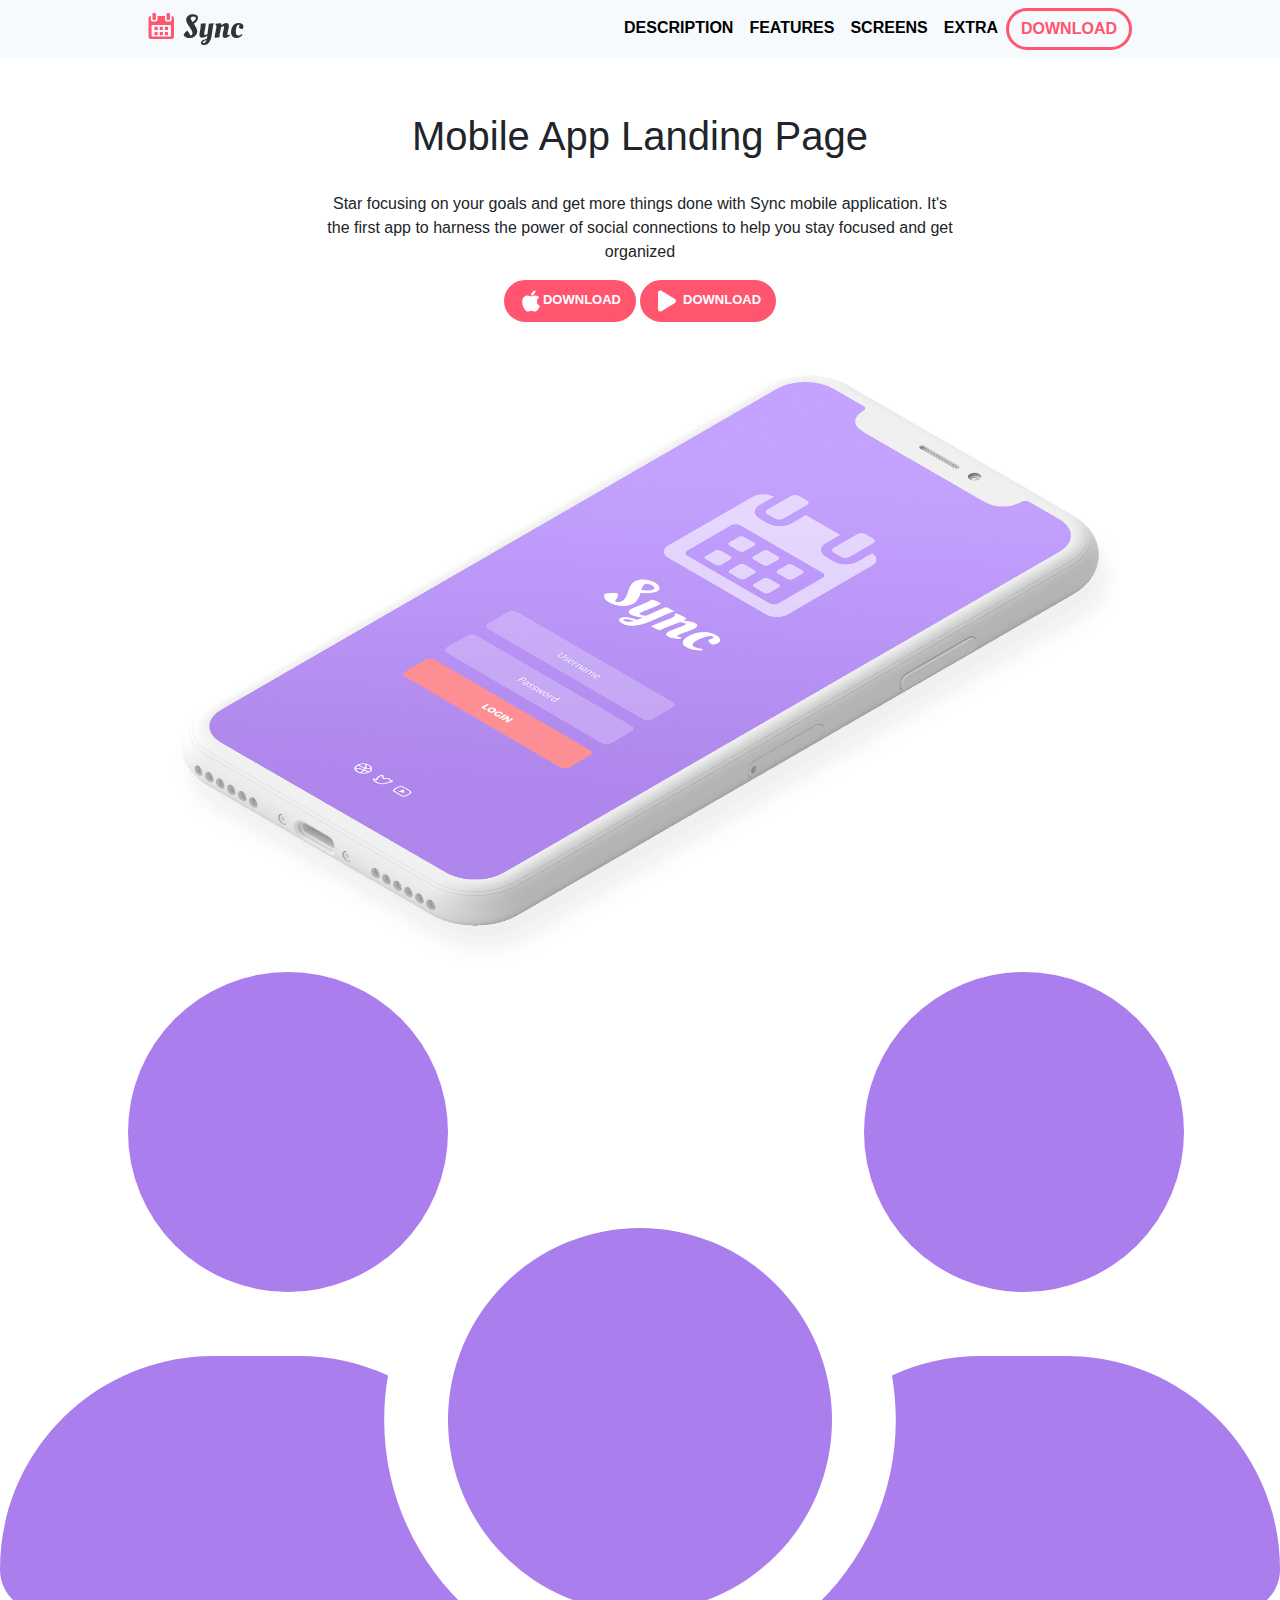
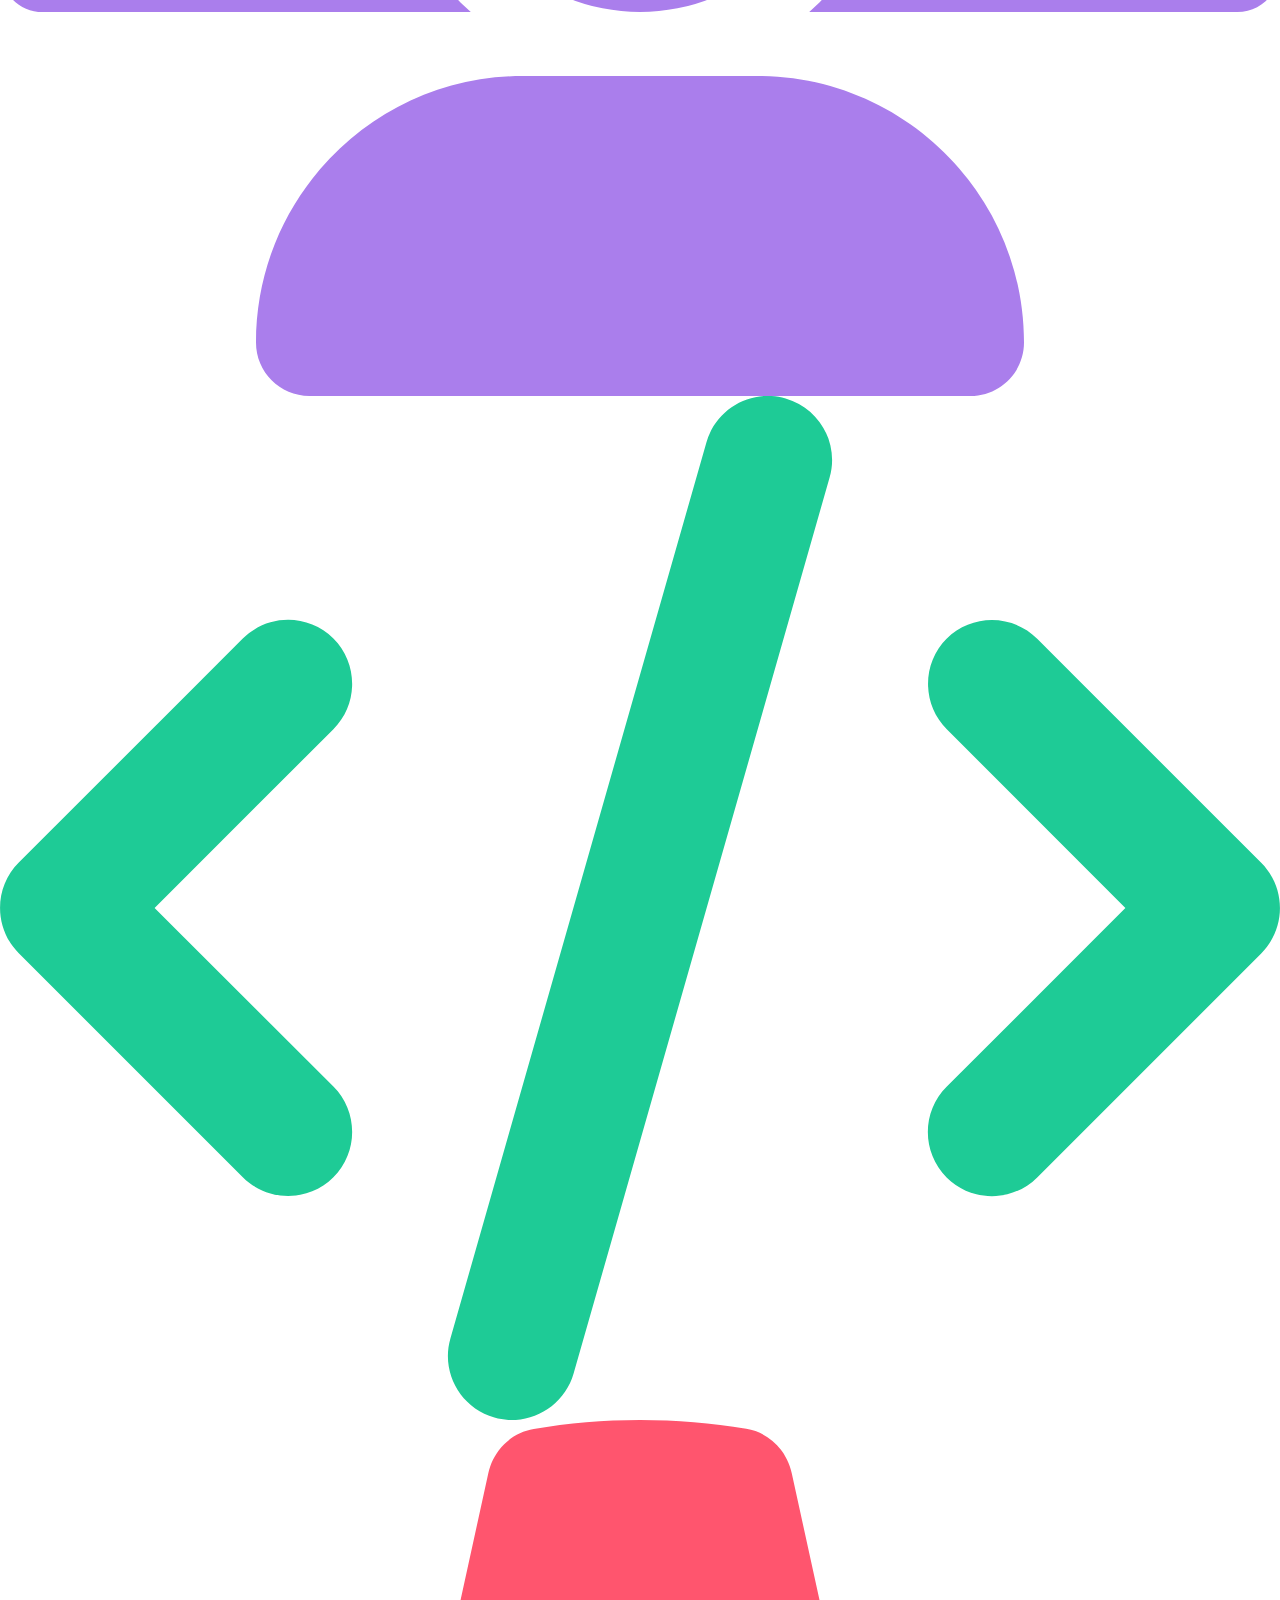
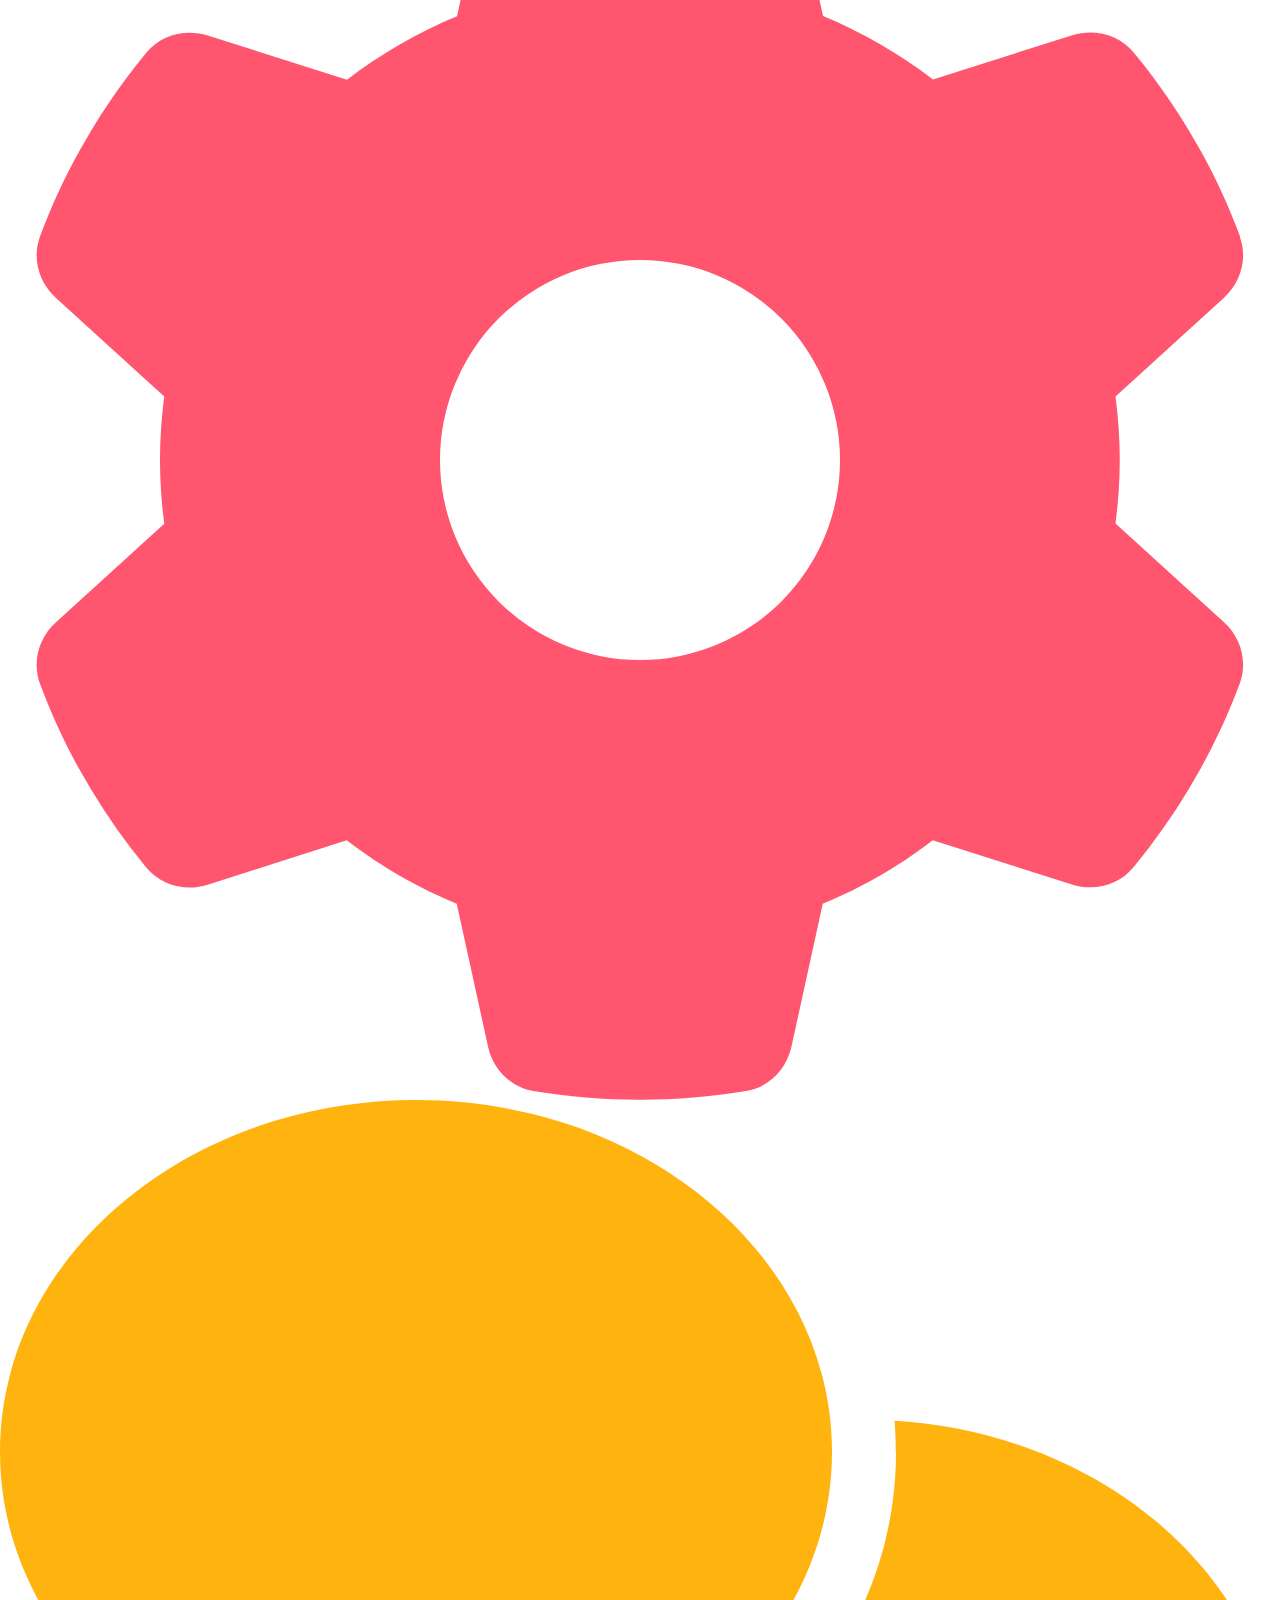
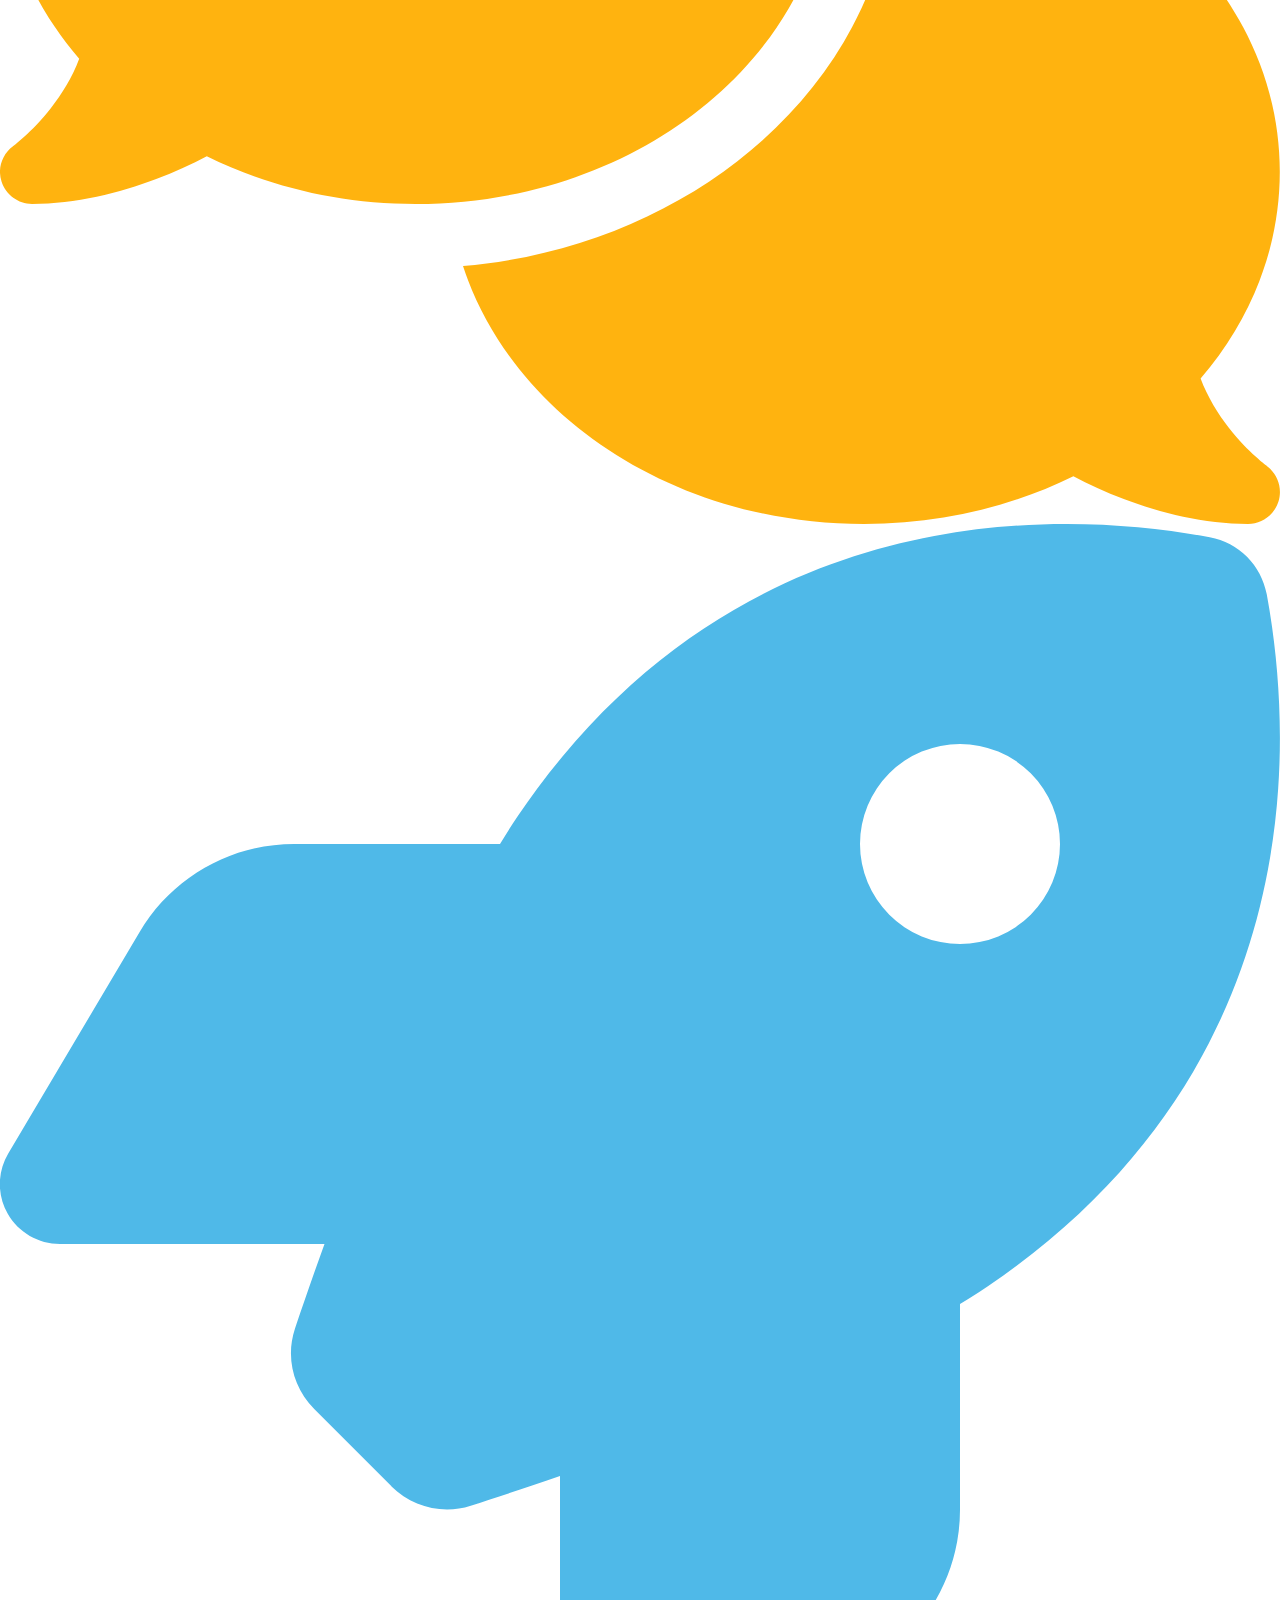
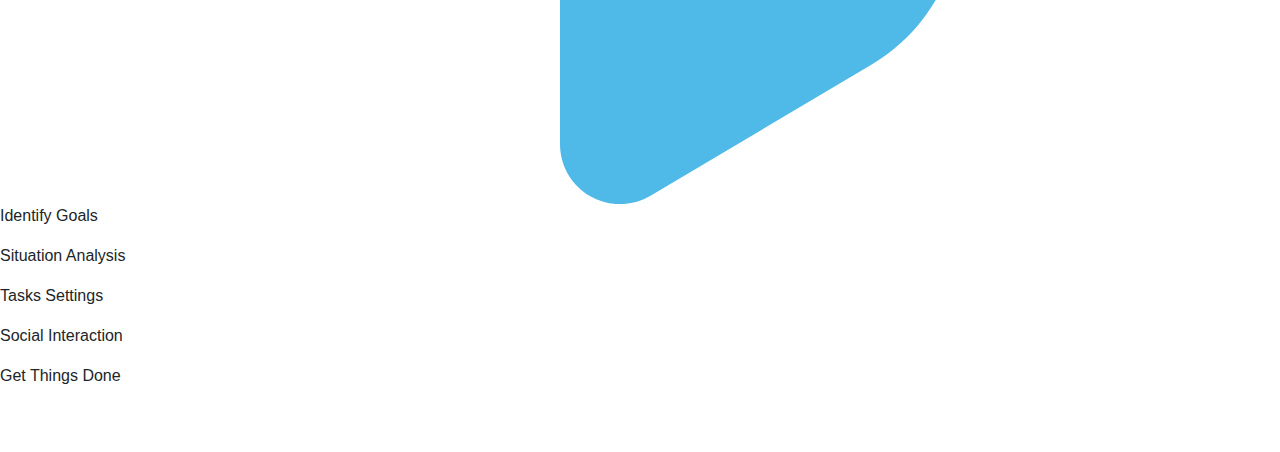
<file: Index.html>
<!DOCTYPE html>
<html lang="en">
<head>
    <meta charset="UTF-8">
    <meta http-equiv="X-UA-Compatible" content="IE=edge">
    <meta name="viewport" content="width=device-width, initial-scale=1.0">
    <link rel="stylesheet" type="text/css" href="Style.css">
    <title>Sync mobile aplication</title> 
    <!-- Archivos CSS de Bootstrap -->
    <link rel="stylesheet" href="https://stackpath.bootstrapcdn.com/bootstrap/4.5.0/css/bootstrap.min.css">
    <!-- Archivos JavaScript de Bootstrap (jQuery y Popper.js) -->
    <script src="https://code.jquery.com/jquery-3.5.1.slim.min.js"></script>
    <script src="https://cdn.jsdelivr.net/npm/@popperjs/core@2.5.3/dist/umd/popper.min.js"></script>
    <script src="https://stackpath.bootstrapcdn.com/bootstrap/4.5.0/js/bootstrap.min.js"></script>

</head>
<body>

    <nav id="NAVBAR" class="navbar navbar-expand fixed-top">

        <div id="CONTAINER-LOGO">
            <img id="LOGO" src="/images/logo.svg" alt="logo"/>       
        </div>

        <div id="BTN" class="container-fluid d-flex justify-content-end">
            <ul class="navbar-nav">
                <li id="PAGS-NAV" class="nav-item">
                    <a class="nav-link" href="#">DESCRIPTION</a>
                </li>
                <li id="PAGS-NAV" class="nav-item">
                    <a class="nav-link" href="#">FEATURES</a>
                </li>
                <li id="PAGS-NAV" class="nav-item">
                    <a class="nav-link" href="#">SCREENS</a>
                </li>
                <li id="PAGS-NAV" class="nav-item">
                    <a class="nav-link" href="#">EXTRA</a>
                </li>
                <li>
                    <a id="DOWNLOAD-BTN" class="btn btn-primary rounded-pill" href="https://factoriaf5.org/">DOWNLOAD</a>
                </li>
            </ul>
                    
        </div>
    </nav>

    <header id="PAGE-HEADER">
        <div>
            <h1>Mobile App Landing Page </h1> <br>
            <p id="HEADER-CONTENT">Star focusing on your goals and get more things done with Sync  mobile application. It's<br> the first app to harness the power of social connections to help you stay focused and get<br> organized </p>
        </div>   
    </header>

    <section id="DESCRIPTION">

        <div style="text-align: center;">
            <a id="DOWNLOAD-IOS-ANDROID" class="btn btn-primary rounded-pill" href="https://factoriaf5.org/"><img id="IOS-ANDRODID-ICON" src="/images/apple.svg">DOWNLOAD</a>
            <a id="DOWNLOAD-IOS-ANDROID" class="btn btn-primary rounded-pill" href="https://factoriaf5.org/"><img id="IOS-ANDRODID-ICON" src="images/play-solid.svg"> DOWNLOAD</a>     
        </div>

        <div class="container-fluid d-flex justify-content-center ">
            <img id="IPHONE-IMG" class="mt-5" src="/images/header-iphone.png">
        </div>

        <div class="DESCRIPTION-ICONS">
            <img src="/images/users-solid.svg" id="USERS-ICON">
            <img src="/images/code-solid.svg" id="CODE-ICON">
            <img src="/images/gear-solid.svg" id="GEAR-ICON">
            <img src="/images/comments-solid.svg" id="COMMENTS-ICON">
            <img src="/images/rocket-solid.svg" id="ROCKET-ICON">
      </div>

      <div class="titulo-icono">
        <p>Identify Goals</p>
        <p>Situation Analysis</p>
        <p>Tasks Settings</p>
        <p>Social Interaction</p>
        <p>Get Things Done</p>
      </div>
      <br>
    </br>
  </section>
  
  
 <section>

    </section>


    <section id="FEATURES">
    </section>
    <section id="SCREENS">
    </section>
    <section id="EXTRA">
    </section>
    
      
    
</body>
</html>
</file>
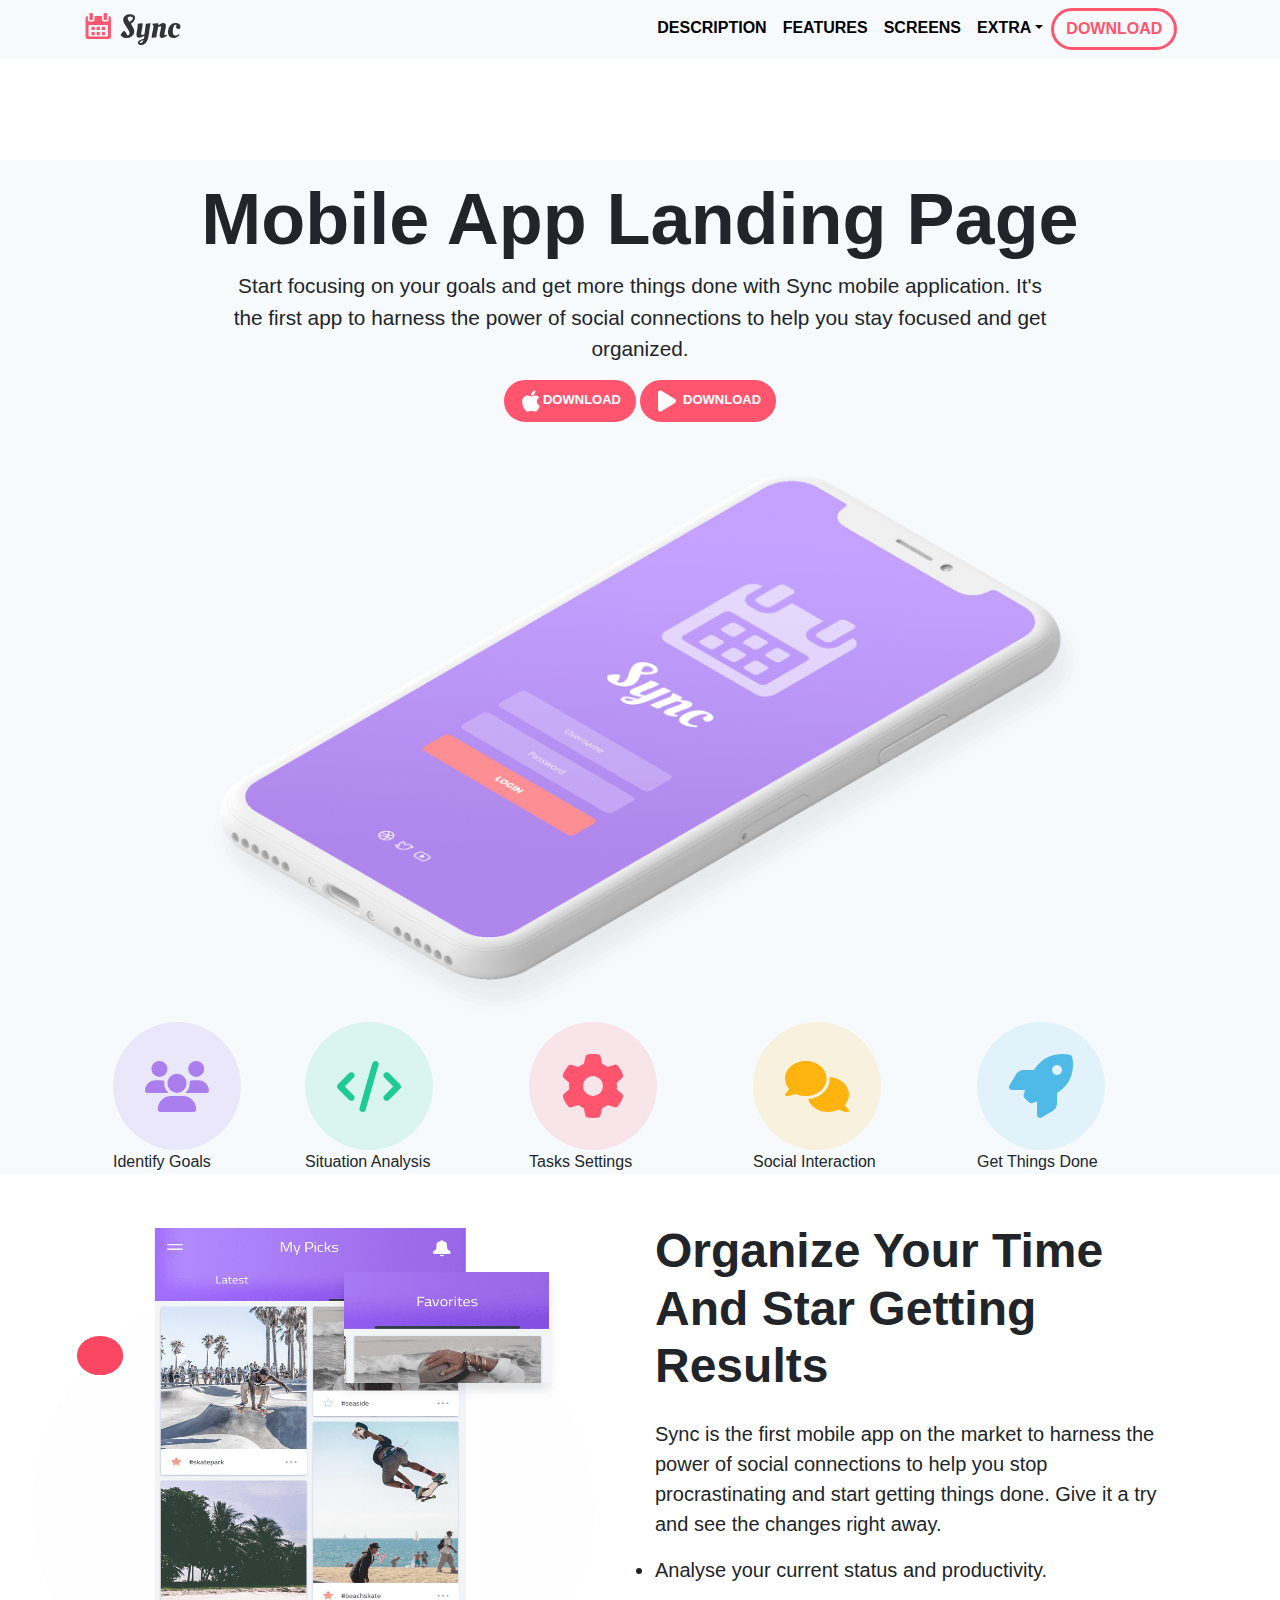
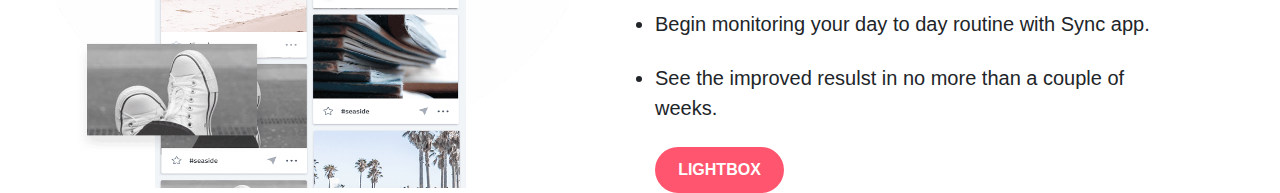
<file: index.html>
<!DOCTYPE html>
<html lang="en">
<head>
    
    <meta charset="UTF-8">
    <meta http-equiv="X-UA-Compatible" content="IE=edge">
    <meta name="viewport" content="width=device-width, initial-scale=1.0">
    <link rel="stylesheet" type="text/css" href="style.css">
    <title>Sync mobile aplication</title> 
    <!-- Archivos CSS de Bootstrap -->
    <link rel="stylesheet" href="https://stackpath.bootstrapcdn.com/bootstrap/4.5.2/css/bootstrap.min.css">
</head>

<body>

  <section class="HOME">

  <nav id="NAVBAR" class="navbar navbar-expand-lg fixed-top">
    <div class="container">  
      <div id="CONTAINER-LOGO">
        <img id="LOGO" src="images/logo.svg" alt="logo"/>       
      </div>
  
    <div id="BTN" class="container-fluid d-flex justify-content-end">
      <div class="navbar-collapse">
        <ul class="navbar-nav mr-auto">

          <li class="nav-item">
            <a class="nav-link" href="#">DESCRIPTION</a>
          </li>
          <li class="nav-item">

            <a class="nav-link" href="#">FEATURES</a>
          </li>

          <li class="nav-item">
            <a class="nav-link" href="#">SCREENS</a>
          </li>

          <li class="nav-item dropdown">
            <a class="nav-link dropdown-toggle" href="#" role="button" data-toggle="dropdown" aria-haspopup="true" aria-expanded="false">EXTRA</a>
              <div class="dropdown-menu" aria-labelledby="extraDropdown">
                <a class="dropdown-item" href="#">ARTICLE DETAILS</a>
                <a class="dropdown-item" href="#">TERM CONDITIONS</a>
                <a class="dropdown-item" href="#">PRIVACY POLICY</a>
              </div>
          </li>

          <li>  
            <a id="DOWNLOAD-BTN" class="btn btn-primary rounded-pill" href="https://factoriaf5.org/">DOWNLOAD</a>
          </li>
        
        </ul>
       </div>
      </div>
    </div>
  
  </nav>  

  <header id="PAGE-HEADER" class="pt-3">
    <div class="container row align-items-center">  
      <div class="row">
          <h1 class="font-weight-bold font-s display-3 mx-auto text-center">Mobile App Landing Page</h1>
          <br>
          <p class="HEADER-CONTENT mx-auto text-center">Start focusing on your goals and get more things done with Sync mobile application. It's<br> the first app to harness the power of social connections to help you stay focused and get<br> organized.</p>
          <br>
        </div>
        </div>
  </header>
  
  
<div style="text-align: center;">
  <a id="DOWNLOAD-IOS-ANDROID" class="btn btn-primary rounded-pill" href="https://factoriaf5.org/"><img id="IOS-ANDRODID-ICON" src="images/apple.svg">DOWNLOAD</a>
  <a id="DOWNLOAD-IOS-ANDROID" class="btn btn-primary rounded-pill" href="https://factoriaf5.org/"><img id="IOS-ANDRODID-ICON" src="images/play-solid.svg"> DOWNLOAD</a>     
</div>

<div class="container-fluid d-flex justify-content-center ">
  <img id="IPHONE-IMG" class="mt-5" src="images/header-iphone.png">
</div>

<div class="DESCRIPTION-ICONS container-fluid d-flex row flex-wrap justify-content-center">
  
  <div class= "image-button mx-3">
    <a id="USERS-ICON" href="#" class="rounded-button bg-usersicon">
      <img src="images/users-solid.svg"  alt="Users Icon">
    </a>
      <span class="image-text">Identify Goals</span>
  </div>
            
  <div class="image-button mx-5">
    <a id="CODE-ICON" href="#" class="rounded-button bg-ebe7fa">
      <img src="images/code-solid.svg" alt="Code Icon">
    </a>
      <span class="image-text">Situation Analysis</span>
  </div>
            
  <div class="image-button mx-5">
    <a id="GEAR-ICON" href="#" class="rounded-button">
      <img src="images/gear-solid.svg"  alt="Gear Icon">
    </a>
      <span class="image-text">Tasks Settings</span>
  </div>
            
  <div class="image-button mx-5">
    <a id="COMMENTS-ICON"  href="#" class="rounded-button">
      <img src="images/comments-solid.svg" alt="Comments Icon">
    </a>
      <span class="image-text">Social Interaction</span>
  </div>
            
  <div class="image-button mx-5">
    <a id="ROCKET-ICON" href="#" class="rounded-button">
      <img src="images/rocket-solid.svg" alt="Rocket Icon">
    </a>
      <span class="image-text">Get Things Done</span>
  </div>
</div>


</section>
       
<section class="DESCRIPTION pt-5">
  <div class="row">
    <div class="col-md-6 d-flex justify-content-center align-items-center">
      <img id="DESCRIPTION-PIC" src="images/description-1-app.png" alt="description app" class="img-fluid">
    </div>

<div class="col-md-5 justify-content-around">

  <h2 id="DESCRIPTION-TITLE">Organize Your Time And Star Getting Results</h2>
      
    <div class="DESCRIPTION-SUMMARY text-justify text-md-left mt-4">
      <p>Sync is the first mobile app on the market to harness the power of social connections to help you stop procrastinating and start getting things done. Give it a try and see the changes right away.</p>  
      <lo>  
      <li class="mb-4">
        Analyse your current status and productivity.
      </li>
      <li class="mb-4">
        Begin monitoring your day to day routine with Sync app.
      </li>  
      <li class="mb-4">
        See the improved resulst in no more than a couple of weeks.
      </li>
      </lo>
        <a id="LIGHTBOX" class="btn btn-primary rounded-pill justify-content-around btn-lg w-25" href="https://factoriaf5.org/">LIGHTBOX</a> 
    </div>  
    </div>
    </div>

<div class="row">  
</div>  
  

</section>
<section id="FEATURES">
</section>
<section id="SCREENS">
</section>
<section id="EXTRA">
</section>
    
<!-- Archivos Bootstrap -->      
<script src="https://code.jquery.com/jquery-3.6.0.min.js"></script>
<script src="https://stackpath.bootstrapcdn.com/bootstrap/4.5.2/js/bootstrap.min.js"></script>
      
</body>
</html>
</file>
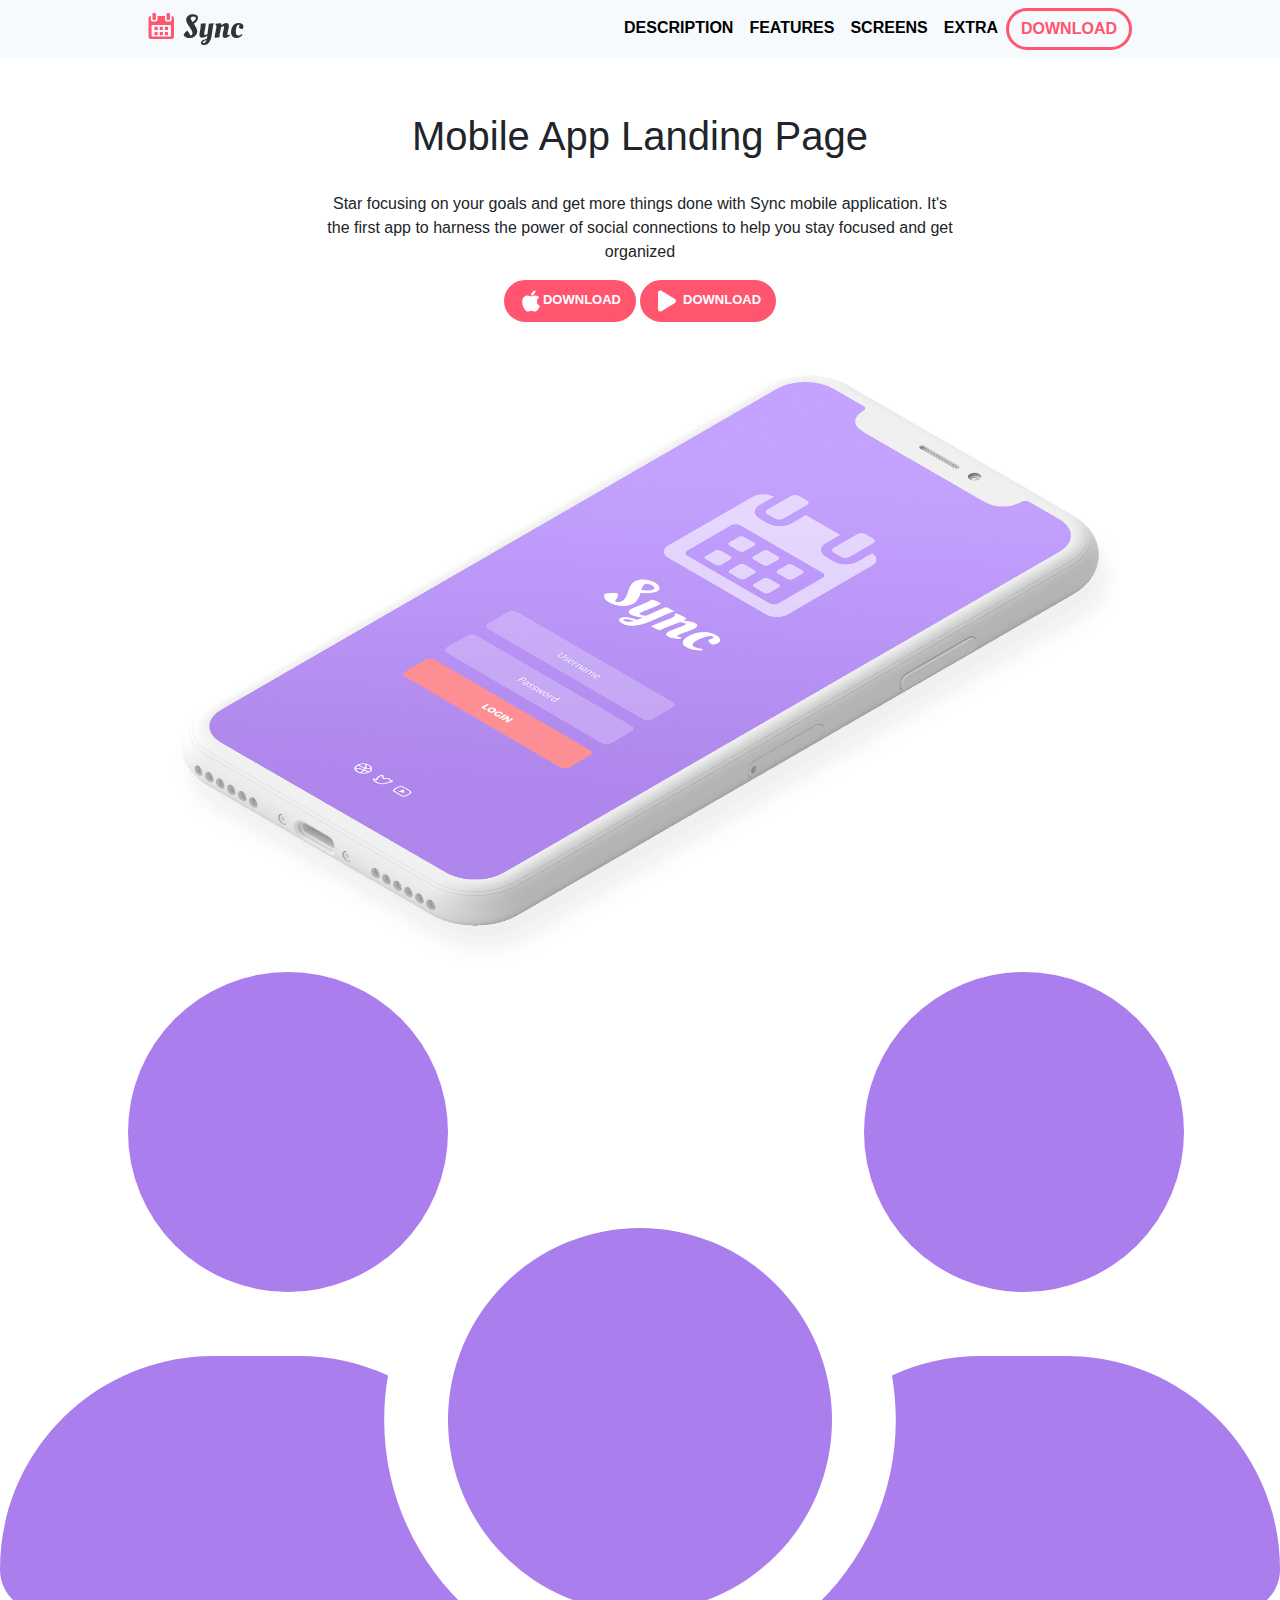
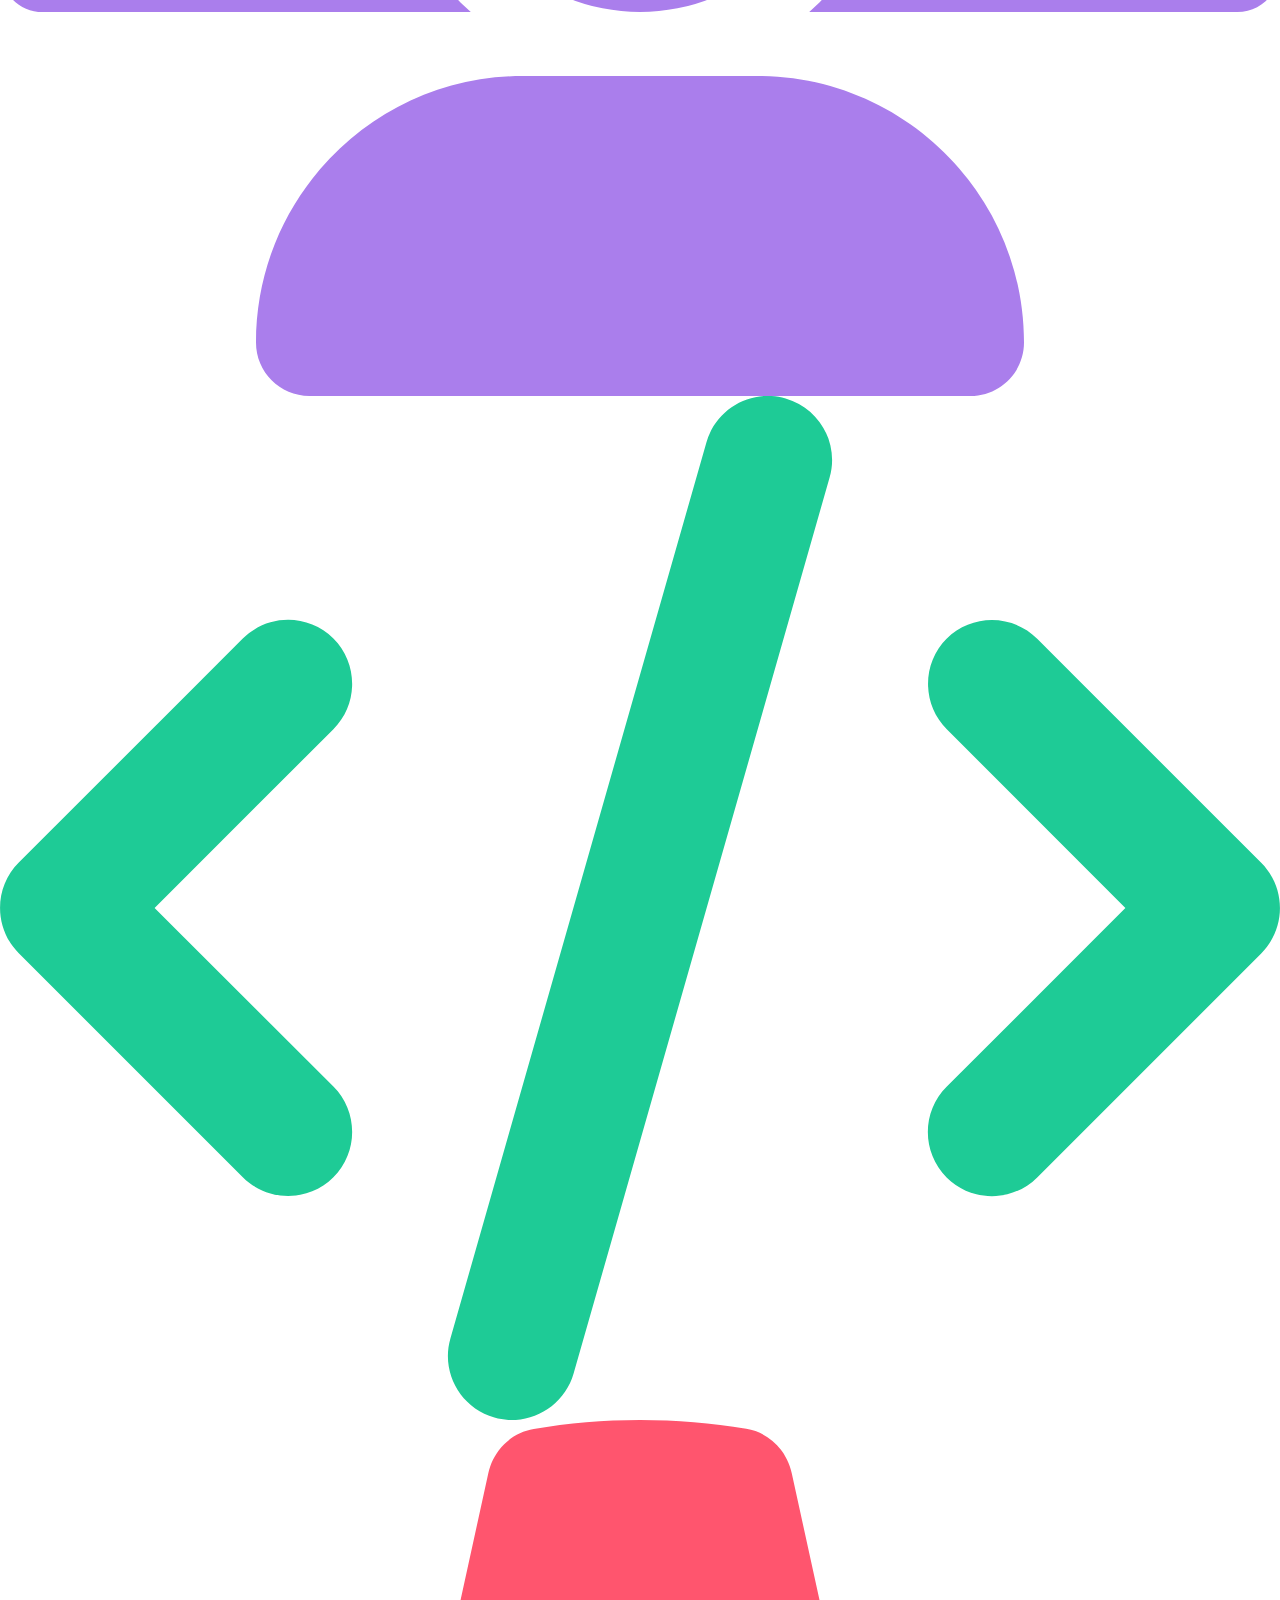
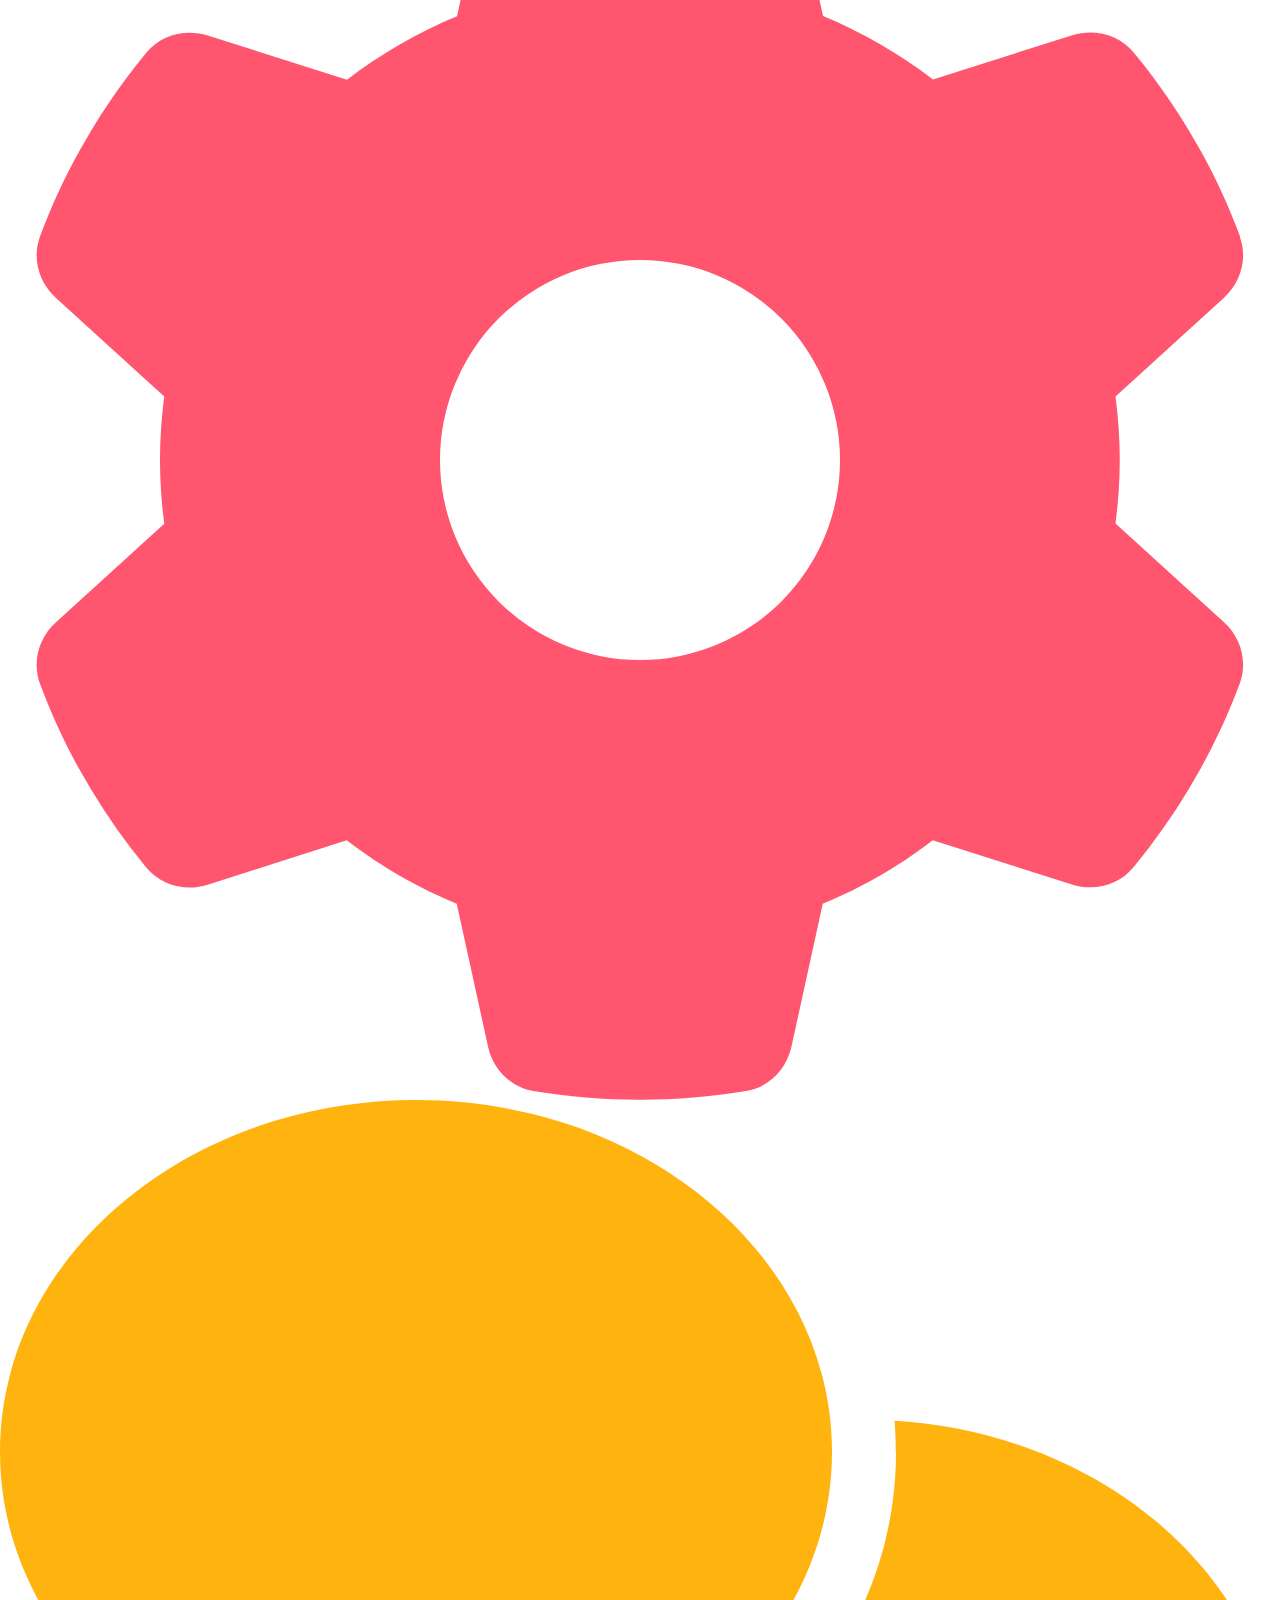
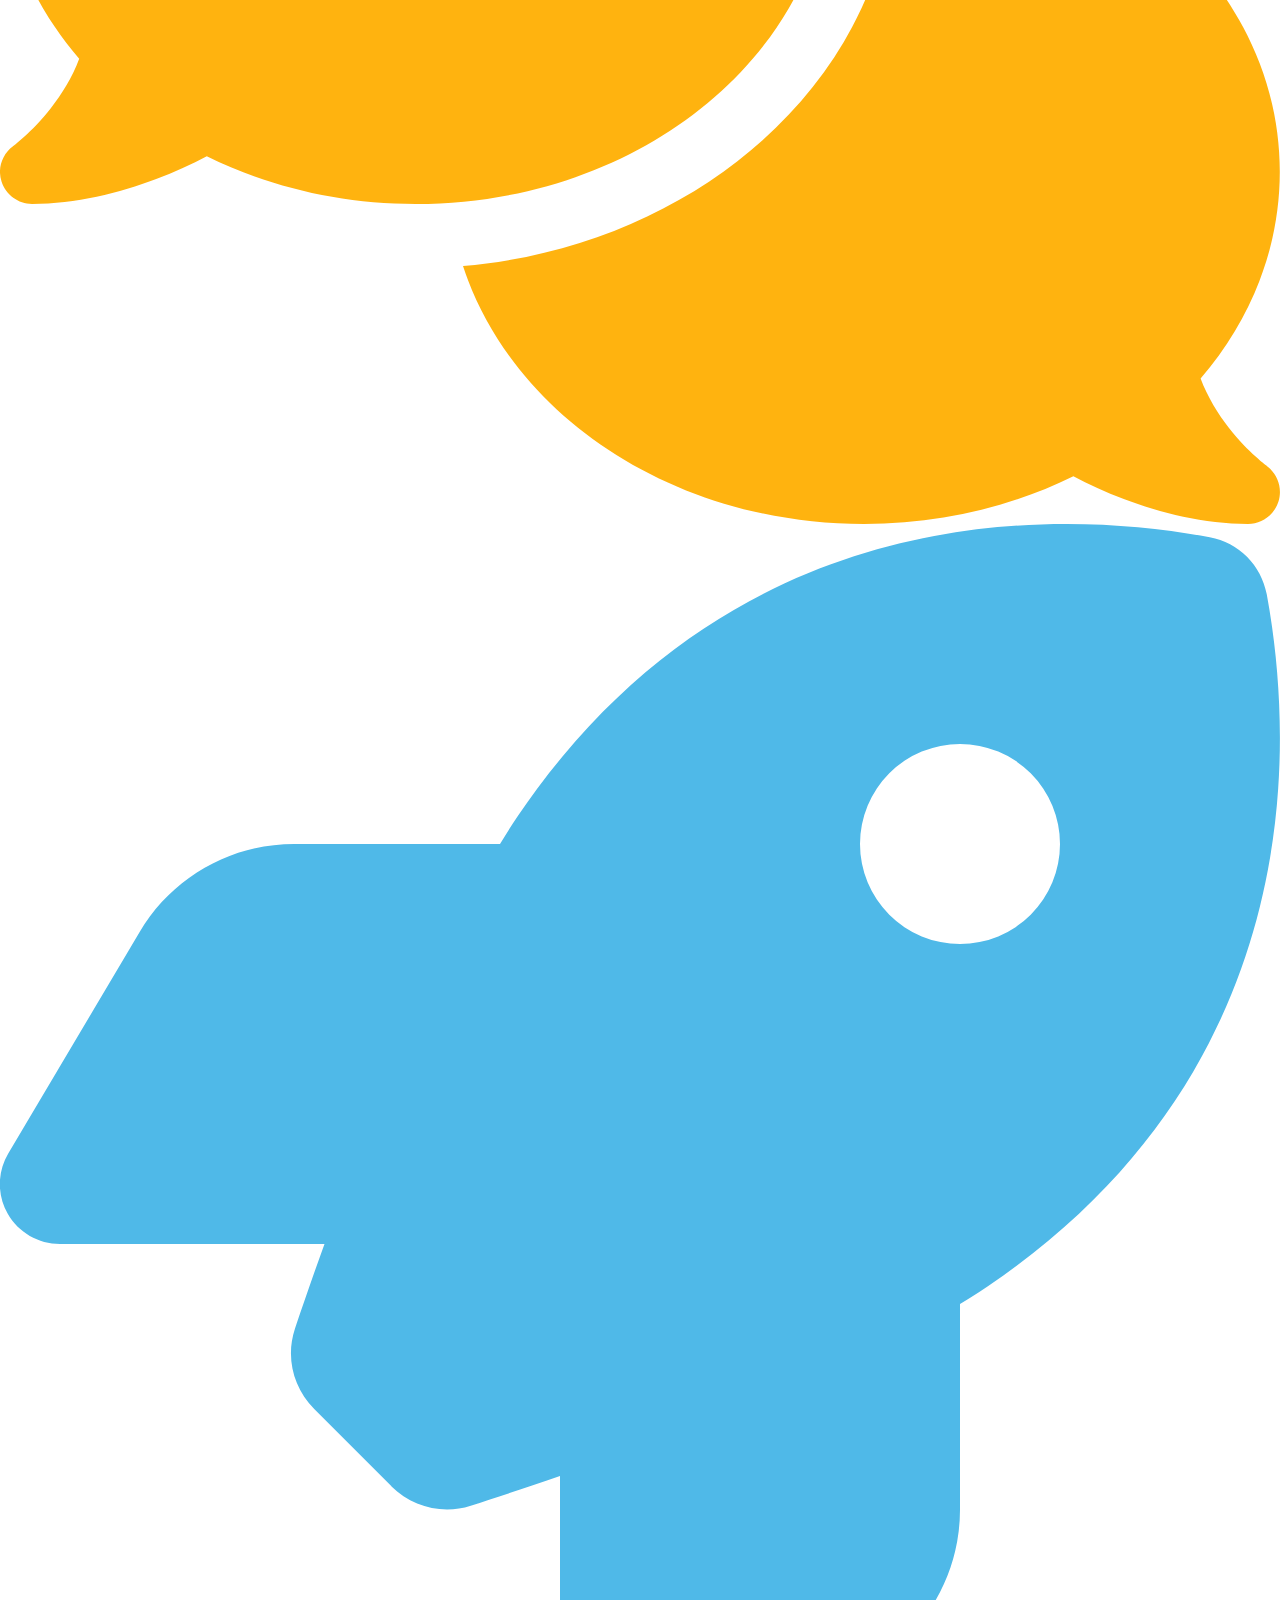
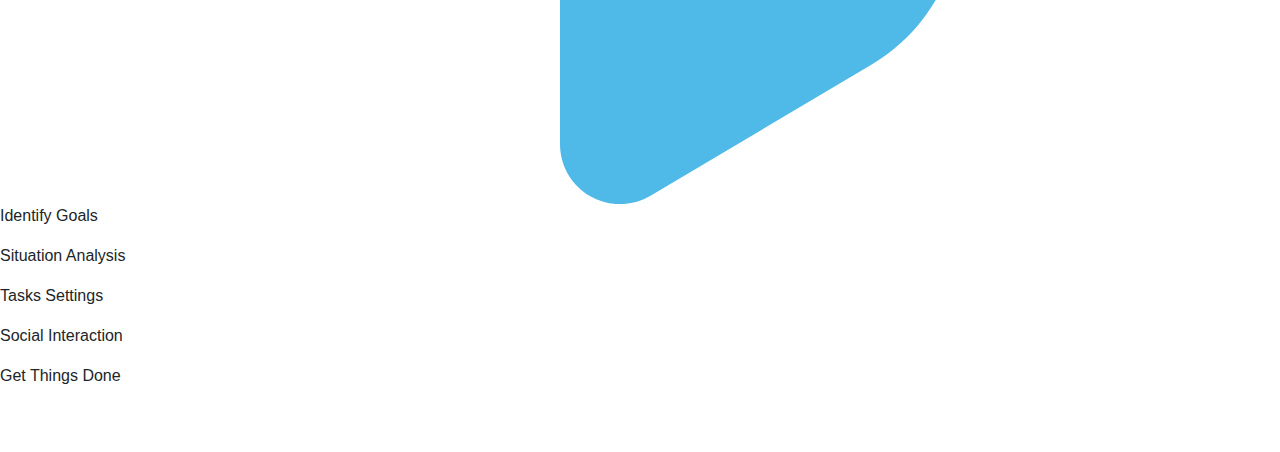
<file: index1.html>
<!DOCTYPE html>
<html lang="en">
<head>
    <meta charset="UTF-8">
    <meta http-equiv="X-UA-Compatible" content="IE=edge">
    <meta name="viewport" content="width=device-width, initial-scale=1.0">
    <link rel="stylesheet" type="text/css" href="style1.css">
    <title>Sync mobile aplication</title> 
    <!-- Archivos CSS de Bootstrap -->
    <link rel="stylesheet" href="https://stackpath.bootstrapcdn.com/bootstrap/4.5.0/css/bootstrap.min.css">
    <!-- Archivos JavaScript de Bootstrap (jQuery y Popper.js) -->
    <script src="https://code.jquery.com/jquery-3.5.1.slim.min.js"></script>
    <script src="https://cdn.jsdelivr.net/npm/@popperjs/core@2.5.3/dist/umd/popper.min.js"></script>
    <script src="https://stackpath.bootstrapcdn.com/bootstrap/4.5.0/js/bootstrap.min.js"></script>

</head>
<body>

    <nav id="NAVBAR" class="navbar navbar-expand fixed-top">

        <div id="CONTAINER-LOGO">
            <img id="LOGO" src="/images/logo.svg" alt="logo"/>       
        </div>

        <div id="BTN" class="container-fluid d-flex justify-content-end">
            <ul class="navbar-nav">
                <li id="PAGS-NAV" class="nav-item">
                    <a class="nav-link" href="#">DESCRIPTION</a>
                </li>
                <li id="PAGS-NAV" class="nav-item">
                    <a class="nav-link" href="#">FEATURES</a>
                </li>
                <li id="PAGS-NAV" class="nav-item">
                    <a class="nav-link" href="#">SCREENS</a>
                </li>
                <li id="PAGS-NAV" class="nav-item">
                    <a class="nav-link" href="#">EXTRA</a>
                </li>
                <li>
                    <a id="DOWNLOAD-BTN" class="btn btn-primary rounded-pill" href="https://factoriaf5.org/">DOWNLOAD</a>
                </li>
            </ul>
                    
        </div>
    </nav>

    <header id="PAGE-HEADER">
        <div>
            <h1>Mobile App Landing Page </h1> <br>
            <p id="HEADER-CONTENT">Star focusing on your goals and get more things done with Sync  mobile application. It's<br> the first app to harness the power of social connections to help you stay focused and get<br> organized </p>
        </div>   
    </header>

    <section id="DESCRIPTION">

        <div style="text-align: center;">
            <a id="DOWNLOAD-IOS-ANDROID" class="btn btn-primary rounded-pill" href="https://factoriaf5.org/"><img id="IOS-ANDRODID-ICON" src="/images/apple.svg">DOWNLOAD</a>
            <a id="DOWNLOAD-IOS-ANDROID" class="btn btn-primary rounded-pill" href="https://factoriaf5.org/"><img id="IOS-ANDRODID-ICON" src="images/play-solid.svg"> DOWNLOAD</a>     
        </div>

        <div class="container-fluid d-flex justify-content-center ">
            <img id="IPHONE-IMG" class="mt-5" src="/images/header-iphone.png">
        </div>

        <div class="DESCRIPTION-ICONS">
            <img src="/images/users-solid.svg" id="USERS-ICON">
            <img src="/images/code-solid.svg" id="CODE-ICON">
            <img src="/images/gear-solid.svg" id="GEAR-ICON">
            <img src="/images/comments-solid.svg" id="COMMENTS-ICON">
            <img src="/images/rocket-solid.svg" id="ROCKET-ICON">
      </div>

      <div class="titulo-icono">
        <p>Identify Goals</p>
        <p>Situation Analysis</p>
        <p>Tasks Settings</p>
        <p>Social Interaction</p>
        <p>Get Things Done</p>
      </div>
      <br>
    </br>
  </section>
  
  
 <section>

    </section>


    <section id="FEATURES">
    </section>
    <section id="SCREENS">
    </section>
    <section id="EXTRA">
    </section>
    
      
    
</body>
</html>
</file>
<file: Style.css>
@font-face {
  font-family: 'Open Sans';
  src: url(https://fonts.gstatic.com/s/opensans/v35/memQYaGs126MiZpBA-UFUIcVXSCEkx2cmqvXlWq8tWZ0Pw86hd0Rk8ZkWV4ewJER.woff2) format('woff2');
  unicode-range: U+0100-02AF, U+0304, U+0308, U+0329, U+1E00-1E9F, U+1EF2-1EFF, U+2020, U+20A0-20AB, U+20AD-20CF, U+2113, U+2C60-2C7F, U+A720-A7FF;
}

body {
    background-color:#fff;
  }  

  #NAVBAR {
    background-color: #f7fafd;
}

#LOGO {
  width: 6rem;
	height: 2rem;
  }

#CONTAINER-LOGO{
margin:auto;
}

  #BTN {
    display: flex;
    justify-content:flex-end ;
    margin:auto;
    width: 50%;
  }

  #PAGS-NAV .nav-link {
    font-family: 'Open Sans', sans-serif;
    font-size: medium;
    font-weight: bold;
    color: black;
  }

  #PAGS-NAV .nav-link:hover {
    color: #ff556e;
  }
  
  #DOWNLOAD-BTN {
    color: #ff556e;
    font-weight: bold;
    background-color: #f7fafd;
    border-color: #ff556e;
    border-width: 3px;
    box-shadow: #ff556e;
  }

  #PAGE-HEADER {
    margin-top: 7rem;
    display: flex;
    justify-content: center;
    align-items: center;
  }  

  h1 {
  font-family: 'Open Sans', sans-serif;
  font-size: large;
  font-weight: 800;
  text-align: center;

}

#HEADER-CONTENT{
text-align: center;
}

#DOWNLOAD-IOS-ANDROID{
  color:#fff;
  font-size:small;
  font-weight:bold;
  background-color: #ff556e;
  border-color: #ff556e;
  border-width: 3px;

}

#IOS-ANDRODID-ICON{
  width: 1.5rem;
  height: 1.5rem;
}

#IPHONE-IMG{
  width: 60rem;
	 
}
</file>
<file: style.css>
@font-face {
  font-family: 'Open Sans';
  src: url(https://fonts.gstatic.com/s/opensans/v35/memQYaGs126MiZpBA-UFUIcVXSCEkx2cmqvXlWq8tWZ0Pw86hd0Rk8ZkWV4ewJER.woff2) format('woff2');
  unicode-range: U+0100-02AF, U+0304, U+0308, U+0329, U+1E00-1E9F, U+1EF2-1EFF, U+2020, U+20A0-20AB, U+20AD-20CF, U+2113, U+2C60-2C7F, U+A720-A7FF;
}

.HOME{
  background-color: #f7fafd;
}

#NAVBAR {
  background-color: #f7fafd;
}

#LOGO {
  width: 6rem;
  height: 2rem;
}

#CONTAINER-LOGO {
  margin: auto;
  width: 80%;
}

#BTN {
  display: flex;
  justify-content: flex-end;
  margin: auto;
  width: 80%;
}

.nav-link {
  font-family: 'Open Sans', sans-serif;
  font-size: medium;
  font-weight: bold;
  color: black;
}

.nav-link:hover {
  color: #ff556e;
}

.dropdown-item {
  font-family: 'Open Sans', sans-serif;
  font-size: medium;
  font-weight: bold;
  color: black;
  background-color: #f7fafd;
}

.dropdown-item:not(:last-child) {
  border-bottom: 1px solid #ff556e;
}

#DOWNLOAD-BTN {
  color: #ff556e;
  font-weight: bold;
  background-color: #f7fafd;
  border-color: #ff556e;
  border-width: 3px;
  box-shadow: #ff556e;
}

#PAGE-HEADER {
  font-size: 1.30rem;
  margin-top: 10rem;
  display: flex;
  justify-content: center;
  align-items: center;
}

#HEADER-CONTENT {
  text-align: center;
}

#DOWNLOAD-IOS-ANDROID {
  color: #fff;
  font-size: small;
  font-weight: bold;
  background-color: #ff556e;
  border-color: #ff556e;
  border-width: 3px;
}

#IOS-ANDRODID-ICON {
  width: 1.5rem;
  height: 1.5rem;
}

#IPHONE-IMG {
  width: 55rem;
}

.image-with-text {
  display: flex;
  flex-direction: column;
  align-items: center;
  margin: 1rem;
}

.rounded-button {
  display: flex;
  justify-content: center;
  align-items: center;
  width: 8rem;
  height: 8rem;
  border-radius: 50%;
  border: none;
  text-decoration: none;
  cursor: pointer;
}

.rounded-button img {
  width: 50%;
  height: auto;
}

#USERS-ICON {
  background-color: #ebe7fa;
}

#CODE-ICON {
  background-color: #daf4ef;
}

#GEAR-ICON {
  background-color: #f8e5ea;
}

#COMMENTS-ICON {
  background-color: #f8f1de;
}

#ROCKET-ICON {
  background-color: #e1f2fa;
}

.DESCRIPTION{
  background-color: #fff;
}

#DESCRIPTION-PIC{
  height: 35rem;
  width: 35rem;
}

#DESCRIPTION-TITLE{
  font-size: 3rem;
  font-weight: bold;
  font-family: 'Open Sans', sans-serif;
}

.DESCRIPTION-SUMMARY{
  font-size: 1.25rem;
  font-family: 'Open Sans', sans-serif;
  
}

#LIGHTBOX {
  color: #fff;
  font-size: medium;
  font-weight: bold;
  background-color: #ff556e;
  border-color: #ff556e;
  border-width: 3px;
}
</file>
<file: style1.css>
@font-face {
  font-family: 'Open Sans';
  src: url(https://fonts.gstatic.com/s/opensans/v35/memQYaGs126MiZpBA-UFUIcVXSCEkx2cmqvXlWq8tWZ0Pw86hd0Rk8ZkWV4ewJER.woff2) format('woff2');
  unicode-range: U+0100-02AF, U+0304, U+0308, U+0329, U+1E00-1E9F, U+1EF2-1EFF, U+2020, U+20A0-20AB, U+20AD-20CF, U+2113, U+2C60-2C7F, U+A720-A7FF;
}

body {
    background-color:#fff;
  }  

  #NAVBAR {
    background-color: #f7fafd;
}

#LOGO {
  width: 6rem;
	height: 2rem;
  }

#CONTAINER-LOGO{
margin:auto;
}

  #BTN {
    display: flex;
    justify-content:flex-end ;
    margin:auto;
    width: 50%;
  }

  #PAGS-NAV .nav-link {
    font-family: 'Open Sans', sans-serif;
    font-size: medium;
    font-weight: bold;
    color: black;
  }

  #PAGS-NAV .nav-link:hover {
    color: #ff556e;
  }
  
  #DOWNLOAD-BTN {
    color: #ff556e;
    font-weight: bold;
    background-color: #f7fafd;
    border-color: #ff556e;
    border-width: 3px;
    box-shadow: #ff556e;
  }

  #PAGE-HEADER {
    margin-top: 7rem;
    display: flex;
    justify-content: center;
    align-items: center;
  }  

  h1 {
  font-family: 'Open Sans', sans-serif;
  font-size: large;
  font-weight: 800;
  text-align: center;

}

#HEADER-CONTENT{
text-align: center;
}

#DOWNLOAD-IOS-ANDROID{
  color:#fff;
  font-size:small;
  font-weight:bold;
  background-color: #ff556e;
  border-color: #ff556e;
  border-width: 3px;

}

#IOS-ANDRODID-ICON{
  width: 1.5rem;
  height: 1.5rem;
}

#IPHONE-IMG{
  width: 60rem;
	 
}
</file>
